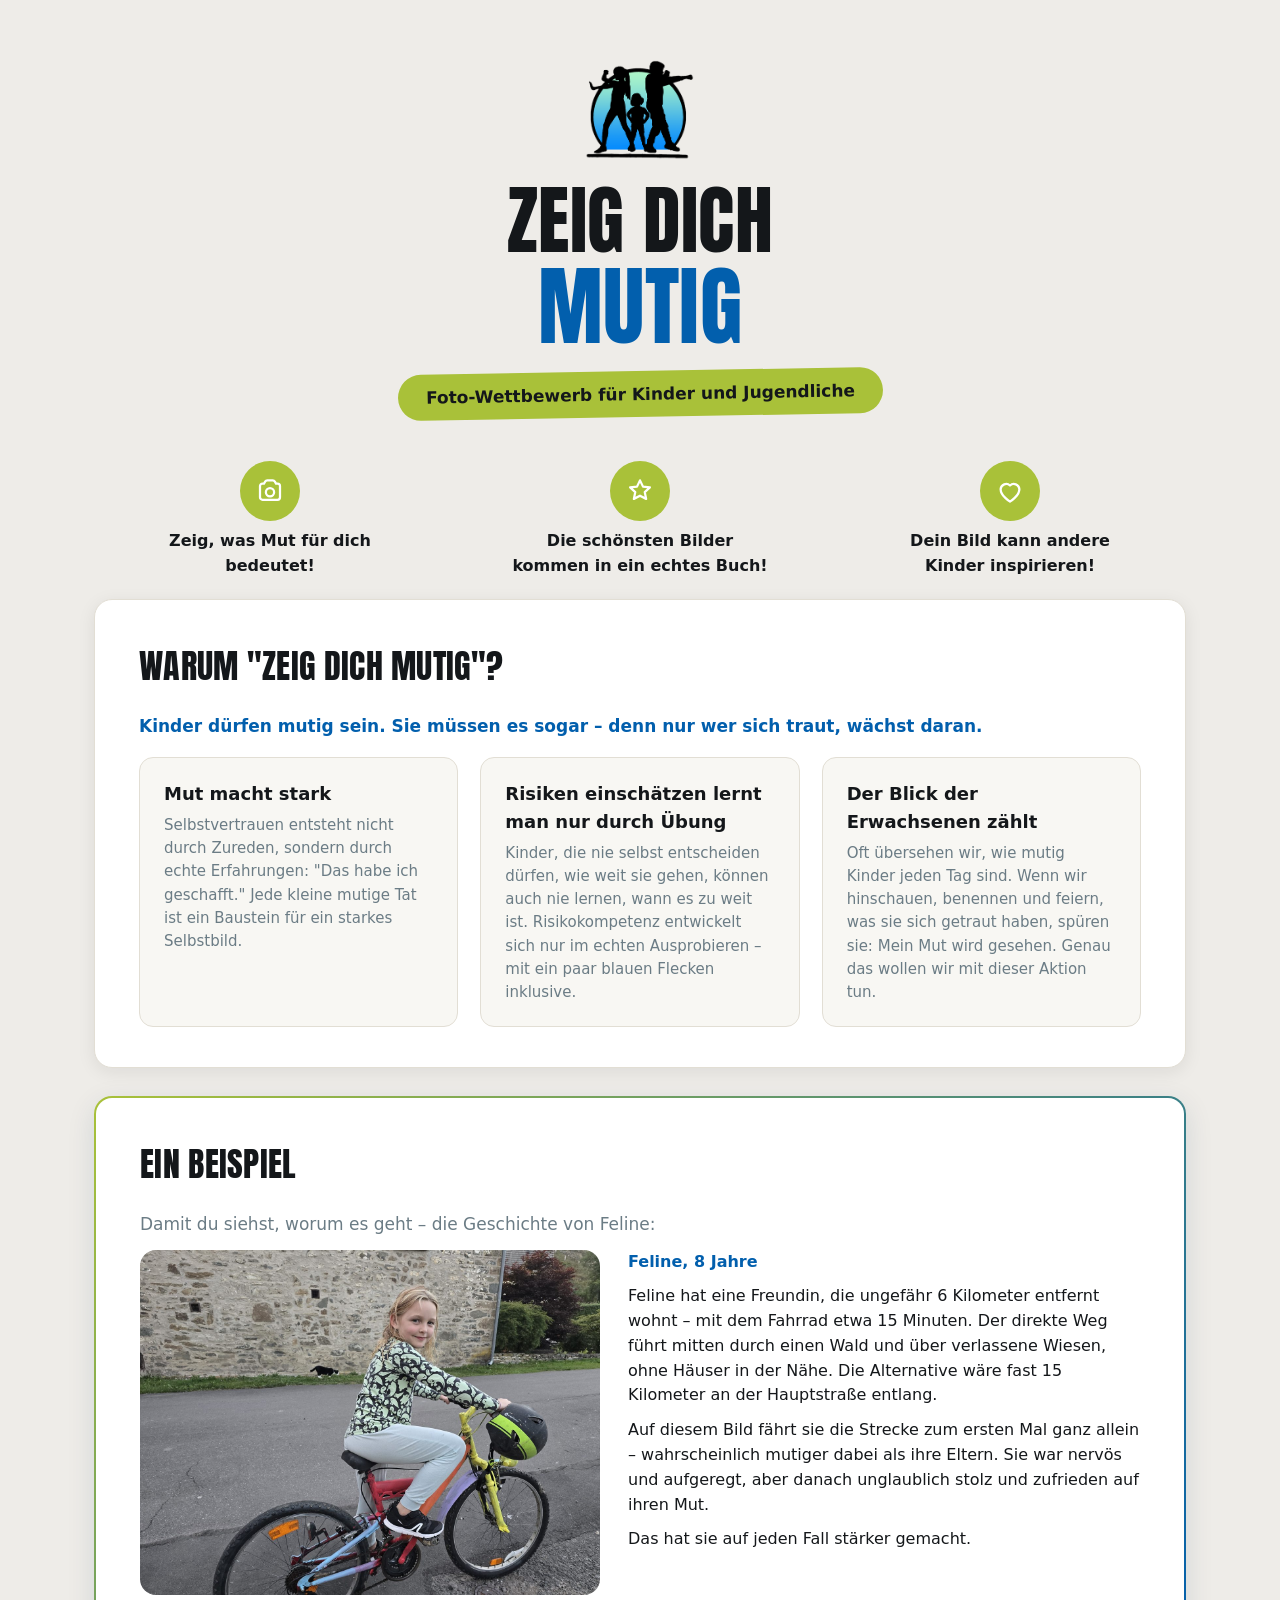
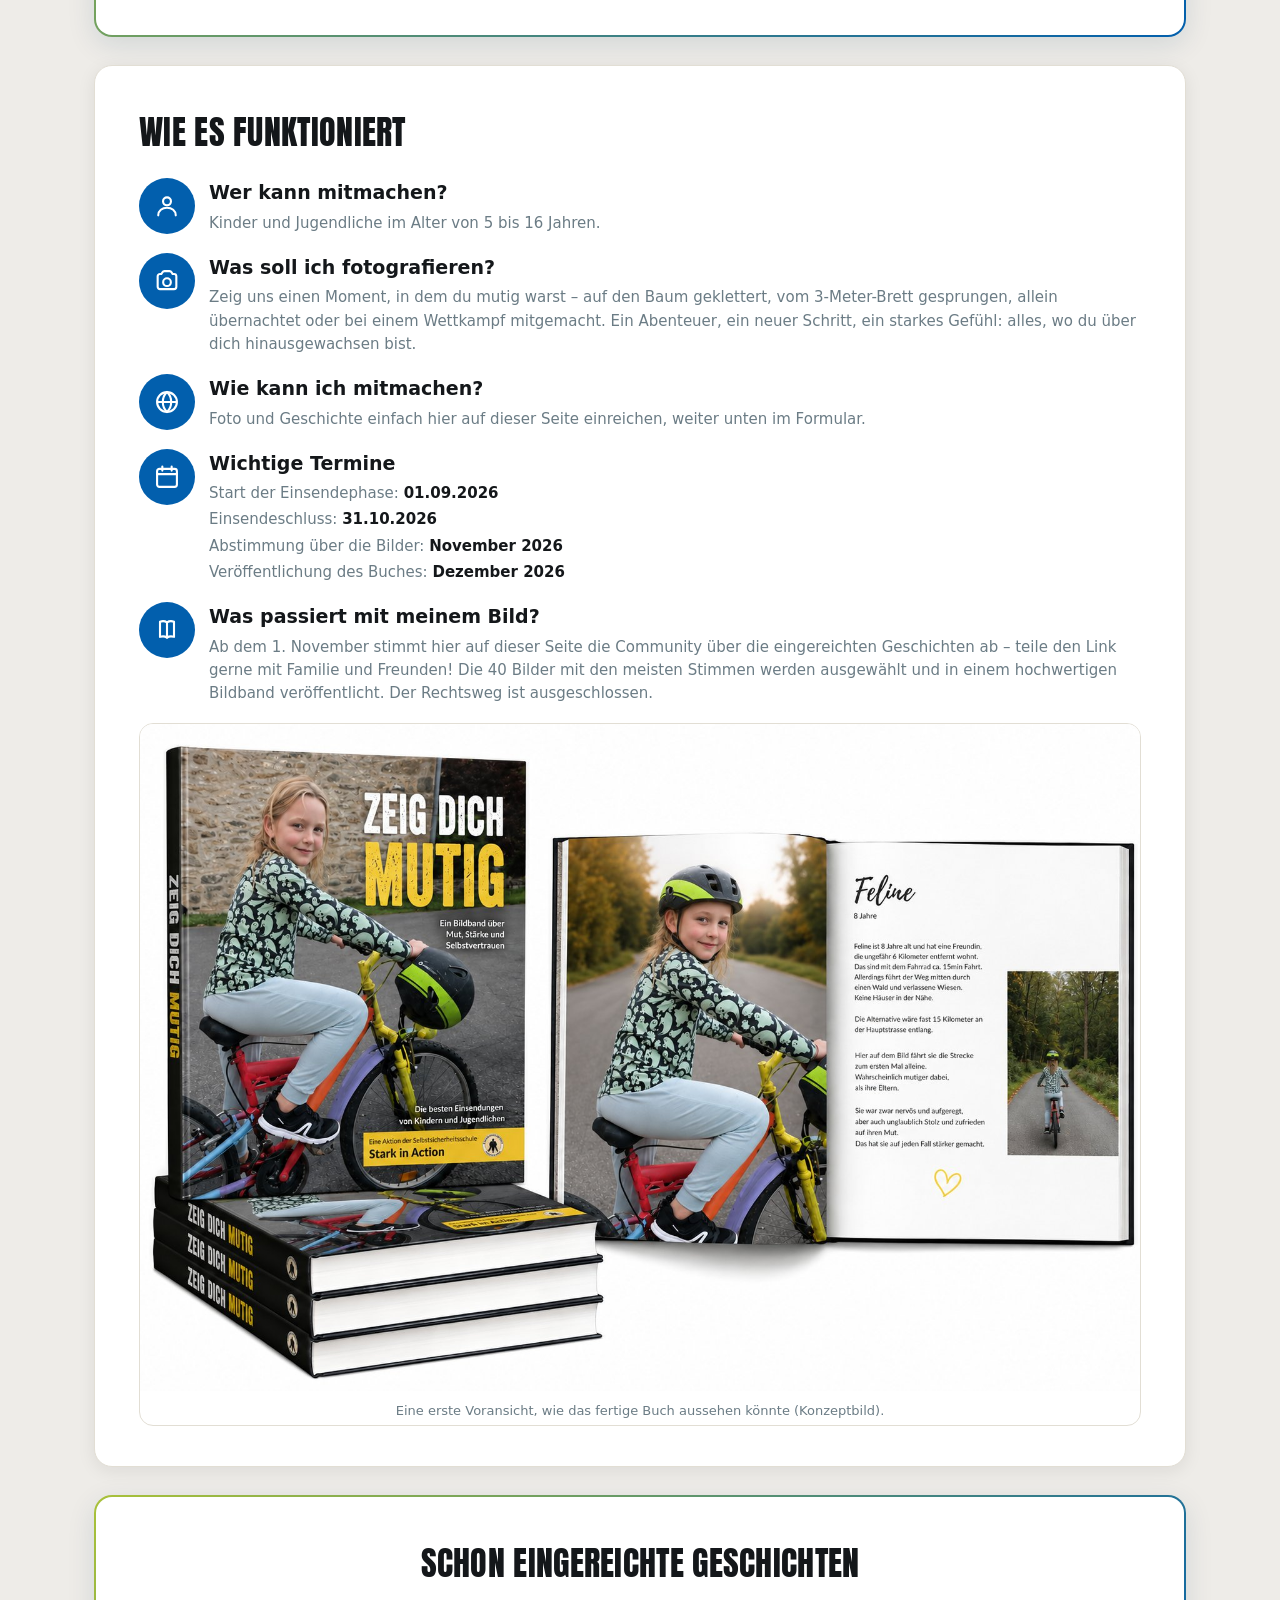
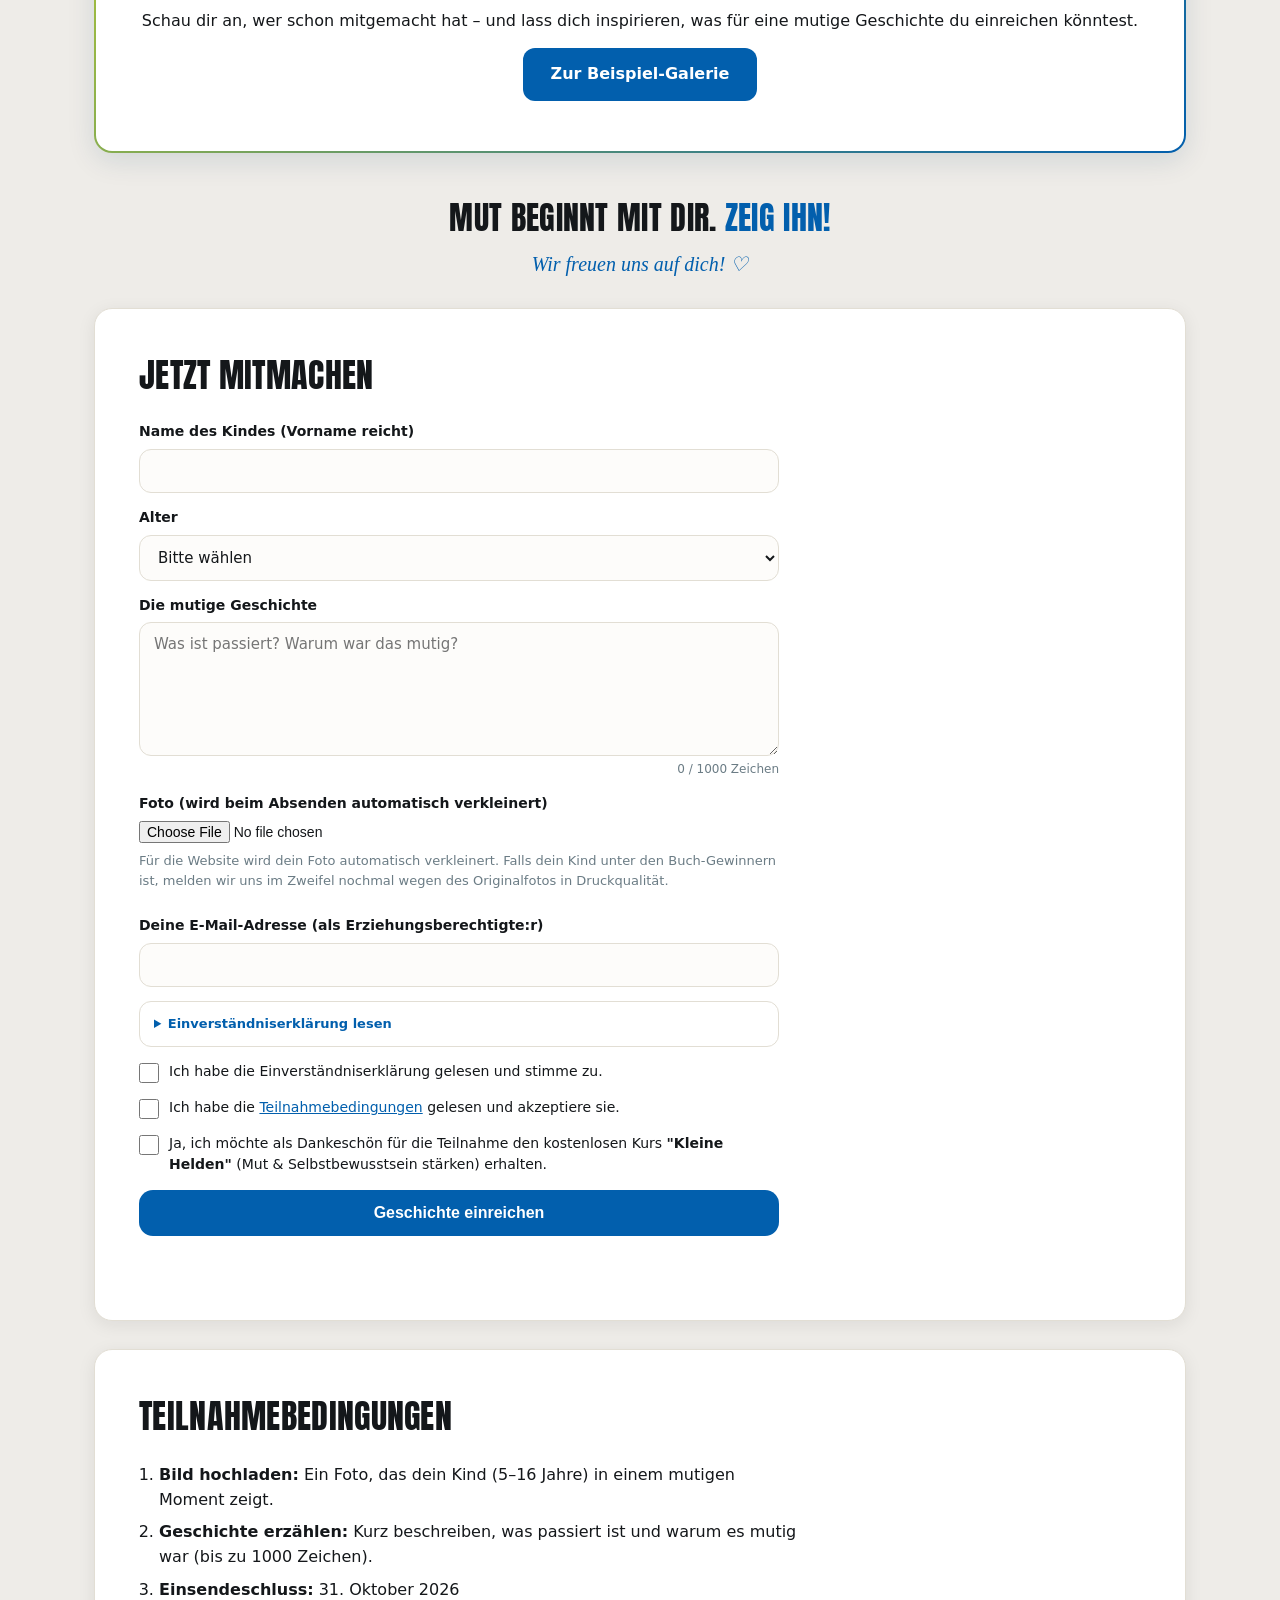
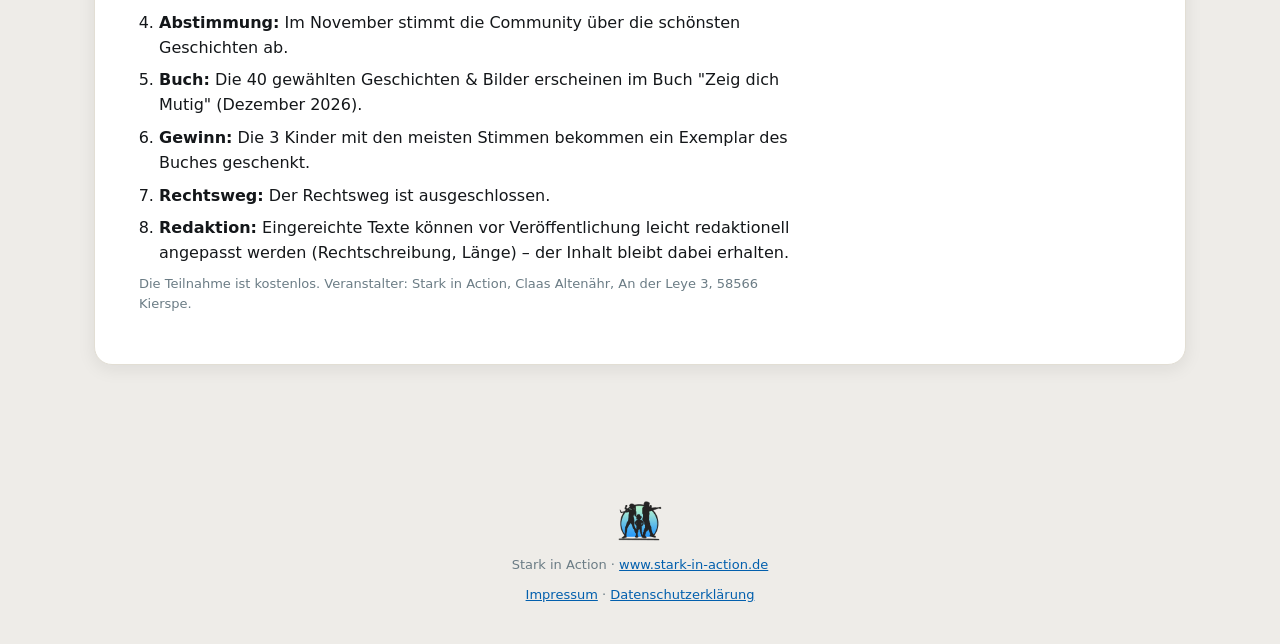
<file: index.html>
<!DOCTYPE html>
<html lang="de">
<head>
<meta charset="UTF-8">
<meta name="viewport" content="width=device-width, initial-scale=1.0">
<title>Zeig dich Mutig – Stark in Action</title>
<link rel="icon" href="favicon.ico" sizes="any">
<link rel="icon" type="image/png" sizes="32x32" href="favicon-32.png">
<link rel="icon" type="image/png" sizes="16x16" href="favicon-16.png">
<link rel="apple-touch-icon" href="favicon-180.png">
<link rel="stylesheet" href="style.css">
</head>
<body>

<header class="hero">
  <img src="logo.png" alt="Stark in Action Logo" class="hero-logo">
  <h1 class="hero-title"><span class="ink">Zeig dich</span> <span class="accent">Mutig</span></h1>
  <p class="hero-banner">Foto-Wettbewerb für Kinder und Jugendliche</p>
</header>

<main>

  <section class="feature-strip">
    <div class="feature">
      <div class="badge badge-olive">
        <svg viewBox="0 0 24 24" fill="none" stroke="currentColor" stroke-width="1.8"><path d="M4 8a2 2 0 0 1 2-2h1.2l.9-1.5A2 2 0 0 1 9.8 3.5h4.4a2 2 0 0 1 1.7 1L16.8 6H18a2 2 0 0 1 2 2v9a2 2 0 0 1-2 2H6a2 2 0 0 1-2-2V8Z"/><circle cx="12" cy="13" r="3.3"/></svg>
      </div>
      <p>Zeig, was Mut für dich bedeutet!</p>
    </div>
    <div class="feature">
      <div class="badge badge-olive">
        <svg viewBox="0 0 24 24" fill="none" stroke="currentColor" stroke-width="1.8"><path d="M12 3.5l2.4 5 5.5.6-4.1 3.8 1.1 5.4L12 15.8l-4.9 2.5 1.1-5.4-4.1-3.8 5.5-.6L12 3.5Z" stroke-linejoin="round"/></svg>
      </div>
      <p>Die schönsten Bilder kommen in ein echtes Buch!</p>
    </div>
    <div class="feature">
      <div class="badge badge-olive">
        <svg viewBox="0 0 24 24" fill="none" stroke="currentColor" stroke-width="1.8"><path d="M12 20.5s-7.5-4.6-7.5-10A4.5 4.5 0 0 1 12 7.6a4.5 4.5 0 0 1 7.5 2.9c0 5.4-7.5 10-7.5 10Z" stroke-linejoin="round"/></svg>
      </div>
      <p>Dein Bild kann andere Kinder inspirieren!</p>
    </div>
  </section>

  <section class="card why">
    <h2>Warum "Zeig dich Mutig"?</h2>
    <p class="lead">Kinder dürfen mutig sein. Sie müssen es sogar – denn nur wer sich traut, wächst daran.</p>
    <div class="why-grid">
      <div class="why-item">
        <h3>Mut macht stark</h3>
        <p>Selbstvertrauen entsteht nicht durch Zureden, sondern durch echte Erfahrungen: "Das habe ich geschafft." Jede kleine mutige Tat ist ein Baustein für ein starkes Selbstbild.</p>
      </div>
      <div class="why-item">
        <h3>Risiken einschätzen lernt man nur durch Übung</h3>
        <p>Kinder, die nie selbst entscheiden dürfen, wie weit sie gehen, können auch nie lernen, wann es zu weit ist. Risikokompetenz entwickelt sich nur im echten Ausprobieren – mit ein paar blauen Flecken inklusive.</p>
      </div>
      <div class="why-item">
        <h3>Der Blick der Erwachsenen zählt</h3>
        <p>Oft übersehen wir, wie mutig Kinder jeden Tag sind. Wenn wir hinschauen, benennen und feiern, was sie sich getraut haben, spüren sie: Mein Mut wird gesehen. Genau das wollen wir mit dieser Aktion tun.</p>
      </div>
    </div>
  </section>

  <section class="card example featured">
    <h2>Ein Beispiel</h2>
    <p class="muted">Damit du siehst, worum es geht – die Geschichte von Feline:</p>
    <div class="example-card">
      <div class="example-photo">
        <img src="beispiel-feline.jpg" alt="Feline auf ihrem Fahrrad">
      </div>
      <div class="example-text">
        <p class="example-name">Feline, 8 Jahre</p>
        <p>Feline hat eine Freundin, die ungefähr 6 Kilometer entfernt wohnt – mit dem Fahrrad etwa 15 Minuten. Der direkte Weg führt mitten durch einen Wald und über verlassene Wiesen, ohne Häuser in der Nähe. Die Alternative wäre fast 15 Kilometer an der Hauptstraße entlang.</p>
        <p>Auf diesem Bild fährt sie die Strecke zum ersten Mal ganz allein – wahrscheinlich mutiger dabei als ihre Eltern. Sie war nervös und aufgeregt, aber danach unglaublich stolz und zufrieden auf ihren Mut.</p>
        <p>Das hat sie auf jeden Fall stärker gemacht.</p>
      </div>
    </div>
  </section>

  <section class="card intro">
    <h2>Wie es funktioniert</h2>

    <div class="icon-list">
      <div class="icon-list-item">
        <div class="badge badge-blue">
          <svg viewBox="0 0 24 24" fill="none" stroke="currentColor" stroke-width="1.8"><circle cx="12" cy="8" r="3.4"/><path d="M4.5 20c0-4 3.4-6.5 7.5-6.5s7.5 2.5 7.5 6.5" stroke-linecap="round"/></svg>
        </div>
        <div>
          <h3>Wer kann mitmachen?</h3>
          <p>Kinder und Jugendliche im Alter von 5 bis 16 Jahren.</p>
        </div>
      </div>

      <div class="icon-list-item">
        <div class="badge badge-blue">
          <svg viewBox="0 0 24 24" fill="none" stroke="currentColor" stroke-width="1.8"><path d="M4 8a2 2 0 0 1 2-2h1.2l.9-1.5A2 2 0 0 1 9.8 3.5h4.4a2 2 0 0 1 1.7 1L16.8 6H18a2 2 0 0 1 2 2v9a2 2 0 0 1-2 2H6a2 2 0 0 1-2-2V8Z"/><circle cx="12" cy="13" r="3.3"/></svg>
        </div>
        <div>
          <h3>Was soll ich fotografieren?</h3>
          <p>Zeig uns einen Moment, in dem du mutig warst – auf den Baum geklettert, vom 3-Meter-Brett gesprungen, allein übernachtet oder bei einem Wettkampf mitgemacht. Ein Abenteuer, ein neuer Schritt, ein starkes Gefühl: alles, wo du über dich hinausgewachsen bist.</p>
        </div>
      </div>

      <div class="icon-list-item">
        <div class="badge badge-blue">
          <svg viewBox="0 0 24 24" fill="none" stroke="currentColor" stroke-width="1.8"><circle cx="12" cy="12" r="8.5"/><path d="M3.5 12h17M12 3.5c2.4 2.3 3.6 5.4 3.6 8.5s-1.2 6.2-3.6 8.5c-2.4-2.3-3.6-5.4-3.6-8.5s1.2-6.2 3.6-8.5Z"/></svg>
        </div>
        <div>
          <h3>Wie kann ich mitmachen?</h3>
          <p>Foto und Geschichte einfach hier auf dieser Seite einreichen, weiter unten im Formular.</p>
        </div>
      </div>

      <div class="icon-list-item">
        <div class="badge badge-blue">
          <svg viewBox="0 0 24 24" fill="none" stroke="currentColor" stroke-width="1.8"><rect x="3.5" y="5" width="17" height="15.5" rx="2"/><path d="M3.5 9.5h17M8 3v3.5M16 3v3.5" stroke-linecap="round"/></svg>
        </div>
        <div>
          <h3>Wichtige Termine</h3>
          <ul class="term-list">
            <li>Start der Einsendephase: <strong>01.09.2026</strong></li>
            <li>Einsendeschluss: <strong>31.10.2026</strong></li>
            <li>Abstimmung über die Bilder: <strong>November 2026</strong></li>
            <li>Veröffentlichung des Buches: <strong>Dezember 2026</strong></li>
          </ul>
        </div>
      </div>

      <div class="icon-list-item">
        <div class="badge badge-blue">
          <svg viewBox="0 0 24 24" fill="none" stroke="currentColor" stroke-width="1.8"><path d="M12 5.5c-1.6-1.1-4-1.3-6-.6v13c2-.7 4.4-.5 6 .6 1.6-1.1 4-1.3 6-.6v-13c-2-.7-4.4-.5-6 .6Z" stroke-linejoin="round"/><path d="M12 5.5v13" stroke-linecap="round"/></svg>
        </div>
        <div>
          <h3>Was passiert mit meinem Bild?</h3>
          <p>Ab dem 1. November stimmt hier auf dieser Seite die Community über die eingereichten Geschichten ab – teile den Link gerne mit Familie und Freunden! Die 40 Bilder mit den meisten Stimmen werden ausgewählt und in einem hochwertigen Bildband veröffentlicht. Der Rechtsweg ist ausgeschlossen.</p>
        </div>
      </div>
    </div>

    <div class="book-mockup">
      <img src="buchmockup.jpg" alt="Konzept-Voransicht des Buches 'Zeig dich Mutig'">
      <p class="muted book-caption">Eine erste Voransicht, wie das fertige Buch aussehen könnte (Konzeptbild).</p>
    </div>
  </section>

  <section class="card featured" style="text-align:center;">
    <h2>Schon eingereichte Geschichten</h2>
    <p>Schau dir an, wer schon mitgemacht hat – und lass dich inspirieren, was für eine mutige Geschichte du einreichen könntest.</p>
    <a href="galerie.html" class="freebie-btn" style="display:inline-block; background: var(--navy); font-size:16px; padding:14px 28px;">Zur Beispiel-Galerie</a>
  </section>

  <section class="cta-banner">
    <p class="cta-line"><span class="ink">Mut beginnt mit dir.</span> <span class="accent">Zeig ihn!</span></p>
    <p class="cta-script">Wir freuen uns auf dich! ♡</p>
  </section>

  <section class="card" id="form-section">
    <h2>Jetzt mitmachen</h2>
    <form id="submission-form" novalidate>

      <label for="child_name">Name des Kindes (Vorname reicht)</label>
      <input type="text" id="child_name" name="child_name" required maxlength="80">

      <label for="child_age">Alter</label>
      <select id="child_age" name="child_age" required>
        <option value="" disabled selected>Bitte wählen</option>
        <!-- 5 bis 16 -->
      </select>

      <label for="story">Die mutige Geschichte</label>
      <textarea id="story" name="story" required maxlength="1000" rows="6" placeholder="Was ist passiert? Warum war das mutig?"></textarea>
      <div class="char-counter"><span id="story-count">0</span> / 1000 Zeichen</div>

      <label for="photo">Foto (wird beim Absenden automatisch verkleinert)</label>
      <input type="file" id="photo" name="photo" accept="image/*" required>
      <div id="photo-preview" class="photo-preview hidden"><img id="photo-preview-img" alt="Vorschau"></div>
      <p class="muted photo-note">Für die Website wird dein Foto automatisch verkleinert. Falls dein Kind unter den Buch-Gewinnern ist, melden wir uns im Zweifel nochmal wegen des Originalfotos in Druckqualität.</p>

      <label for="parent_email">Deine E-Mail-Adresse (als Erziehungsberechtigte:r)</label>
      <input type="email" id="parent_email" name="parent_email" required maxlength="200">

      <!-- Honeypot gegen Spam-Bots: für Menschen unsichtbar, echte Nutzer lassen es leer -->
      <div class="hp-field" aria-hidden="true">
        <label for="website">Website</label>
        <input type="text" id="website" name="website" tabindex="-1" autocomplete="off">
      </div>

      <details class="consent-details">
        <summary>Einverständniserklärung lesen</summary>
        <p>Mit dem Hochladen eines Bildes und einer Geschichte meines Kindes erkläre ich als Erziehungsberechtigte(r):</p>
        <ul>
          <li>Ich bin damit einverstanden, dass das eingereichte Bild sowie die Geschichte im Rahmen der Aktion "Zeig dich Mutig" von Stark in Action auf dieser Website veröffentlicht werden – nach kurzer Sichtung durch Stark in Action bereits während der Einsendephase in einer öffentlichen Galerie (ohne Kontaktdaten), ab November zusätzlich zur Abstimmung gestellt, und bei Auswahl unter den Top 40 im Buch "Zeig dich Mutig" abgedruckt.</li>
          <li>Ich bestätige, dass ich die/der Erziehungsberechtigte des abgebildeten Kindes bin bzw. deren/dessen Einverständnis vorliegt.</li>
          <li>Mir ist bekannt, dass die Teilnahme freiwillig ist und ich diese Einwilligung jederzeit mit Wirkung für die Zukunft per E-Mail an claas.altenhr@freenet.de widerrufen kann.</li>
        </ul>
      </details>

      <label class="checkbox-label">
        <input type="checkbox" id="consent" name="consent" required>
        <span>Ich habe die Einverständniserklärung gelesen und stimme zu.</span>
      </label>

      <label class="checkbox-label">
        <input type="checkbox" id="rules" name="rules" required>
        <span>Ich habe die <a href="#rules-section">Teilnahmebedingungen</a> gelesen und akzeptiere sie.</span>
      </label>

      <label class="checkbox-label">
        <input type="checkbox" id="wants_freebie" name="wants_freebie">
        <span>Ja, ich möchte als Dankeschön für die Teilnahme den kostenlosen Kurs <strong>"Kleine Helden"</strong> (Mut &amp; Selbstbewusstsein stärken) erhalten.</span>
      </label>

      <button type="submit" id="submit-btn">Geschichte einreichen</button>
      <p id="form-status" class="form-status" role="status"></p>

      <div id="freebie-reveal" class="freebie-reveal hidden">
        <p><strong>Als Dankeschön für deine Teilnahme:</strong></p>
        <a href="https://stark-in-action.thrivecart.com/kleine-helden/" target="_blank" rel="noopener" class="freebie-btn">Kostenlosen Kurs "Kleine Helden" sichern</a>
      </div>

      <div id="next-steps" class="next-steps hidden">
        <p><strong>So geht's weiter</strong></p>
        <ul>
          <li>Einsendeschluss ist der 31. Oktober 2026.</li>
          <li>Ab dem 1. November kann hier auf der Seite jeder abstimmen.</li>
          <li>Teile den Link gern mit Familie und Freunden, damit möglichst viele mitmachen und abstimmen können.</li>
        </ul>
        <button type="button" id="share-btn" class="share-btn">Seite teilen</button>
        <p id="share-feedback" class="muted"></p>
      </div>
    </form>
  </section>

  <section class="card" id="rules-section">
    <h2>Teilnahmebedingungen</h2>
    <ol>
      <li><strong>Bild hochladen:</strong> Ein Foto, das dein Kind (5–16 Jahre) in einem mutigen Moment zeigt.</li>
      <li><strong>Geschichte erzählen:</strong> Kurz beschreiben, was passiert ist und warum es mutig war (bis zu 1000 Zeichen).</li>
      <li><strong>Einsendeschluss:</strong> 31. Oktober 2026</li>
      <li><strong>Abstimmung:</strong> Im November stimmt die Community über die schönsten Geschichten ab.</li>
      <li><strong>Buch:</strong> Die 40 gewählten Geschichten & Bilder erscheinen im Buch "Zeig dich Mutig" (Dezember 2026).</li>
      <li><strong>Gewinn:</strong> Die 3 Kinder mit den meisten Stimmen bekommen ein Exemplar des Buches geschenkt.</li>
      <li><strong>Rechtsweg:</strong> Der Rechtsweg ist ausgeschlossen.</li>
      <li><strong>Redaktion:</strong> Eingereichte Texte können vor Veröffentlichung leicht redaktionell angepasst werden (Rechtschreibung, Länge) – der Inhalt bleibt dabei erhalten.</li>
    </ol>
    <p class="muted">Die Teilnahme ist kostenlos. Veranstalter: Stark in Action, Claas Altenähr, An der Leye 3, 58566 Kierspe.</p>
  </section>

</main>

<footer>
  <img src="logo.png" alt="Stark in Action Logo" class="footer-logo">
  <p>Stark in Action · <a href="https://www.stark-in-action.de">www.stark-in-action.de</a></p>
  <p><a href="impressum.html">Impressum</a> · <a href="datenschutz.html">Datenschutzerklärung</a></p>
</footer>

<script src="vendor/supabase-js-2.45.4.js"></script>
<script type="module" src="app.js"></script>
</body>
</html>
</file>
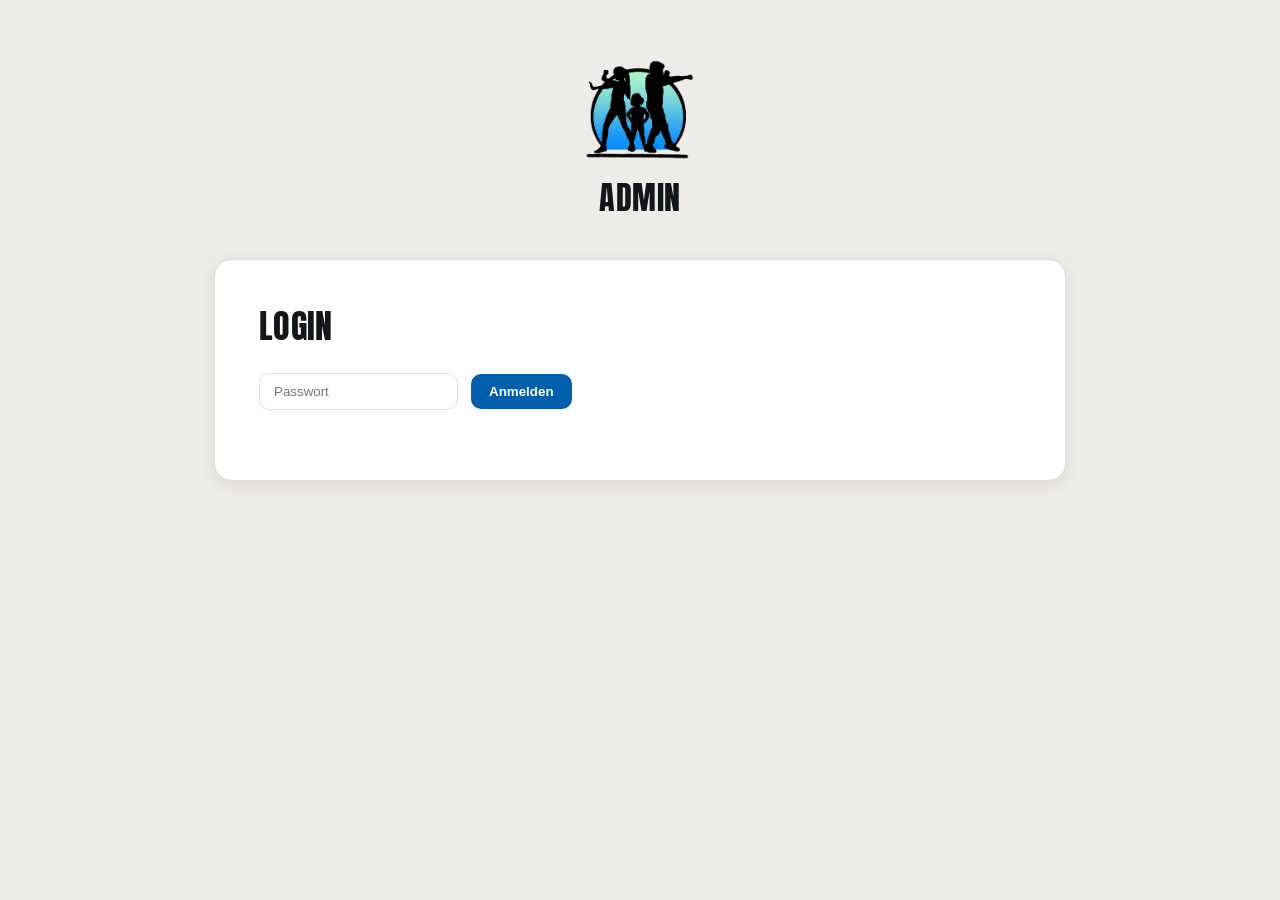
<file: admin.html>
<!DOCTYPE html>
<html lang="de">
<head>
<meta charset="UTF-8">
<meta name="viewport" content="width=device-width, initial-scale=1.0">
<meta name="robots" content="noindex, nofollow">
<title>Admin – Zeig dich Mutig</title>
<link rel="icon" href="favicon.ico" sizes="any">
<link rel="stylesheet" href="style.css">
<style>
  .admin-wrap { max-width: 900px; }
  .admin-toolbar { display: flex; gap: 10px; align-items: center; margin-bottom: 16px; flex-wrap: wrap; }
  .admin-toolbar select { padding: 8px 12px; border-radius: 10px; border: 1.5px solid var(--card-border); }
  .admin-row { display: flex; gap: 14px; padding: 14px 0; border-bottom: 1px solid var(--card-border); }
  .admin-row:last-child { border-bottom: none; }
  .admin-thumb { width: 90px; height: 90px; object-fit: cover; border-radius: 10px; flex-shrink: 0; background: var(--bg); }
  .admin-info { flex: 1; min-width: 0; }
  .admin-info .name { font-weight: 700; color: var(--navy); }
  .admin-info .meta { font-size: 12px; color: var(--muted); margin-bottom: 4px; }
  .admin-info .story { font-size: 13px; margin-bottom: 6px; white-space: pre-wrap; }
  .admin-badge { display: inline-block; font-size: 11px; font-weight: 700; padding: 2px 8px; border-radius: 999px; margin-left: 6px; }
  .admin-badge.pending { background: #fff3cd; color: #8a6500; }
  .admin-badge.approved { background: #d9f2e3; color: var(--olive-dark); }
  .admin-badge.rejected { background: #fbdede; color: #a11; }
  .admin-actions { display: flex; gap: 6px; flex-wrap: wrap; }
  .admin-actions button {
    border: none; border-radius: 8px; padding: 6px 12px; font-size: 12px; font-weight: 700; cursor: pointer;
  }
  .btn-approve { background: var(--olive); color: #fff; }
  .btn-reject { background: #d1332a; color: #fff; }
  .btn-pending { background: var(--muted); color: #fff; }
  .btn-delete { background: transparent; color: #d1332a; border: 1.5px solid #d1332a !important; }
  #login-box input { padding: 10px 14px; border-radius: 10px; border: 1.5px solid var(--card-border); margin-right: 8px; }
  #login-box button { background: var(--navy); color: #fff; border: none; border-radius: 10px; padding: 10px 18px; font-weight: 700; cursor: pointer; }
</style>
</head>
<body>

<header class="hero">
  <img src="logo.png" alt="Stark in Action Logo" class="hero-logo">
  <h1 class="hero-title" style="font-size:32px;">Admin</h1>
</header>

<main class="admin-wrap">

  <section class="card" id="login-box">
    <h2>Login</h2>
    <input type="password" id="password-input" placeholder="Passwort">
    <button id="login-btn" type="button">Anmelden</button>
    <p id="login-error" class="form-status error"></p>
  </section>

  <section class="card hidden" id="admin-panel">
    <h2>Einreichungen</h2>
    <div class="admin-toolbar">
      <label for="filter-select" class="muted">Filter:</label>
      <select id="filter-select">
        <option value="all">Alle</option>
        <option value="pending" selected>Nur offene (pending)</option>
        <option value="approved">Nur freigegeben</option>
        <option value="rejected">Nur abgelehnt</option>
      </select>
      <button id="refresh-btn" type="button" class="freebie-btn" style="background:var(--navy); padding:8px 16px; font-size:13px;">Aktualisieren</button>
      <span id="count-label" class="muted"></span>
    </div>
    <div id="rows"></div>
  </section>

</main>

<script>
const loginBox = document.getElementById('login-box');
const adminPanel = document.getElementById('admin-panel');
const passwordInput = document.getElementById('password-input');
const loginBtn = document.getElementById('login-btn');
const loginError = document.getElementById('login-error');
const rowsEl = document.getElementById('rows');
const filterSelect = document.getElementById('filter-select');
const refreshBtn = document.getElementById('refresh-btn');
const countLabel = document.getElementById('count-label');

let password = sessionStorage.getItem('zdm_admin_pw') || '';
let allData = [];

async function callAdmin(action, extra) {
  const res = await fetch('/.netlify/functions/admin', {
    method: 'POST',
    headers: { 'Content-Type': 'application/json' },
    body: JSON.stringify({ password, action, ...extra })
  });
  if (res.status === 401) throw new Error('unauthorized');
  if (!res.ok) throw new Error('Serverfehler (' + res.status + ')');
  return res.json();
}

function escapeHtml(str) {
  const div = document.createElement('div');
  div.textContent = str == null ? '' : str;
  return div.innerHTML;
}

function render() {
  const filter = filterSelect.value;
  const filtered = filter === 'all' ? allData : allData.filter(r => r.status === filter);
  countLabel.textContent = `${filtered.length} Einträge`;
  rowsEl.innerHTML = filtered.map(row => `
    <div class="admin-row" data-id="${row.id}">
      <img class="admin-thumb" src="${escapeHtml(row.image_path)}" alt="">
      <div class="admin-info">
        <div class="name">${escapeHtml(row.child_name)}, ${row.child_age} Jahre
          <span class="admin-badge ${row.status}">${row.status}</span>
          ${row.wants_freebie ? '<span class="admin-badge approved">Freebie gewünscht</span>' : ''}
        </div>
        <div class="meta">${new Date(row.created_at).toLocaleString('de-DE')} · ${escapeHtml(row.parent_email)}</div>
        <div class="story">${escapeHtml(row.story)}</div>
        <div class="admin-actions">
          <button class="btn-approve" data-action="approved">Freigeben</button>
          <button class="btn-pending" data-action="pending">Zurück auf offen</button>
          <button class="btn-reject" data-action="rejected">Ablehnen</button>
          <button class="btn-delete" data-action="delete">Löschen</button>
        </div>
      </div>
    </div>
  `).join('') || '<p class="muted">Keine Einträge in diesem Filter.</p>';
}

rowsEl.addEventListener('click', async (e) => {
  const btn = e.target.closest('button[data-action]');
  if (!btn) return;
  const row = btn.closest('.admin-row');
  const id = row.dataset.id;
  const action = btn.dataset.action;
  btn.disabled = true;
  try {
    if (action === 'delete') {
      if (!confirm('Diesen Eintrag wirklich endgültig löschen?')) { btn.disabled = false; return; }
      await callAdmin('delete', { id });
      allData = allData.filter(r => r.id !== id);
    } else {
      await callAdmin('set_status', { id, status: action });
      const entry = allData.find(r => r.id === id);
      if (entry) entry.status = action;
    }
    render();
  } catch (err) {
    alert('Fehler: ' + err.message);
    btn.disabled = false;
  }
});

filterSelect.addEventListener('change', render);
refreshBtn.addEventListener('click', loadData);

async function loadData() {
  rowsEl.innerHTML = '<p class="muted">Lädt …</p>';
  try {
    allData = await callAdmin('list');
    render();
  } catch (err) {
    if (err.message === 'unauthorized') {
      showLogin('Sitzung abgelaufen, bitte erneut anmelden.');
    } else {
      rowsEl.innerHTML = '<p class="form-status error">Fehler beim Laden: ' + escapeHtml(err.message) + '</p>';
    }
  }
}

function showLogin(errorMsg) {
  sessionStorage.removeItem('zdm_admin_pw');
  adminPanel.classList.add('hidden');
  loginBox.classList.remove('hidden');
  loginError.textContent = errorMsg || '';
}

loginBtn.addEventListener('click', async () => {
  password = passwordInput.value;
  loginError.textContent = '';
  try {
    allData = await callAdmin('list');
    sessionStorage.setItem('zdm_admin_pw', password);
    loginBox.classList.add('hidden');
    adminPanel.classList.remove('hidden');
    render();
  } catch (err) {
    loginError.textContent = err.message === 'unauthorized' ? 'Falsches Passwort.' : 'Fehler: ' + err.message;
  }
});
passwordInput.addEventListener('keydown', (e) => { if (e.key === 'Enter') loginBtn.click(); });

// Automatisch einloggen, falls Passwort schon in dieser Browser-Sitzung gespeichert ist
if (password) {
  loginBox.classList.add('hidden');
  adminPanel.classList.remove('hidden');
  loadData();
}
</script>

</body>
</html>
</file>
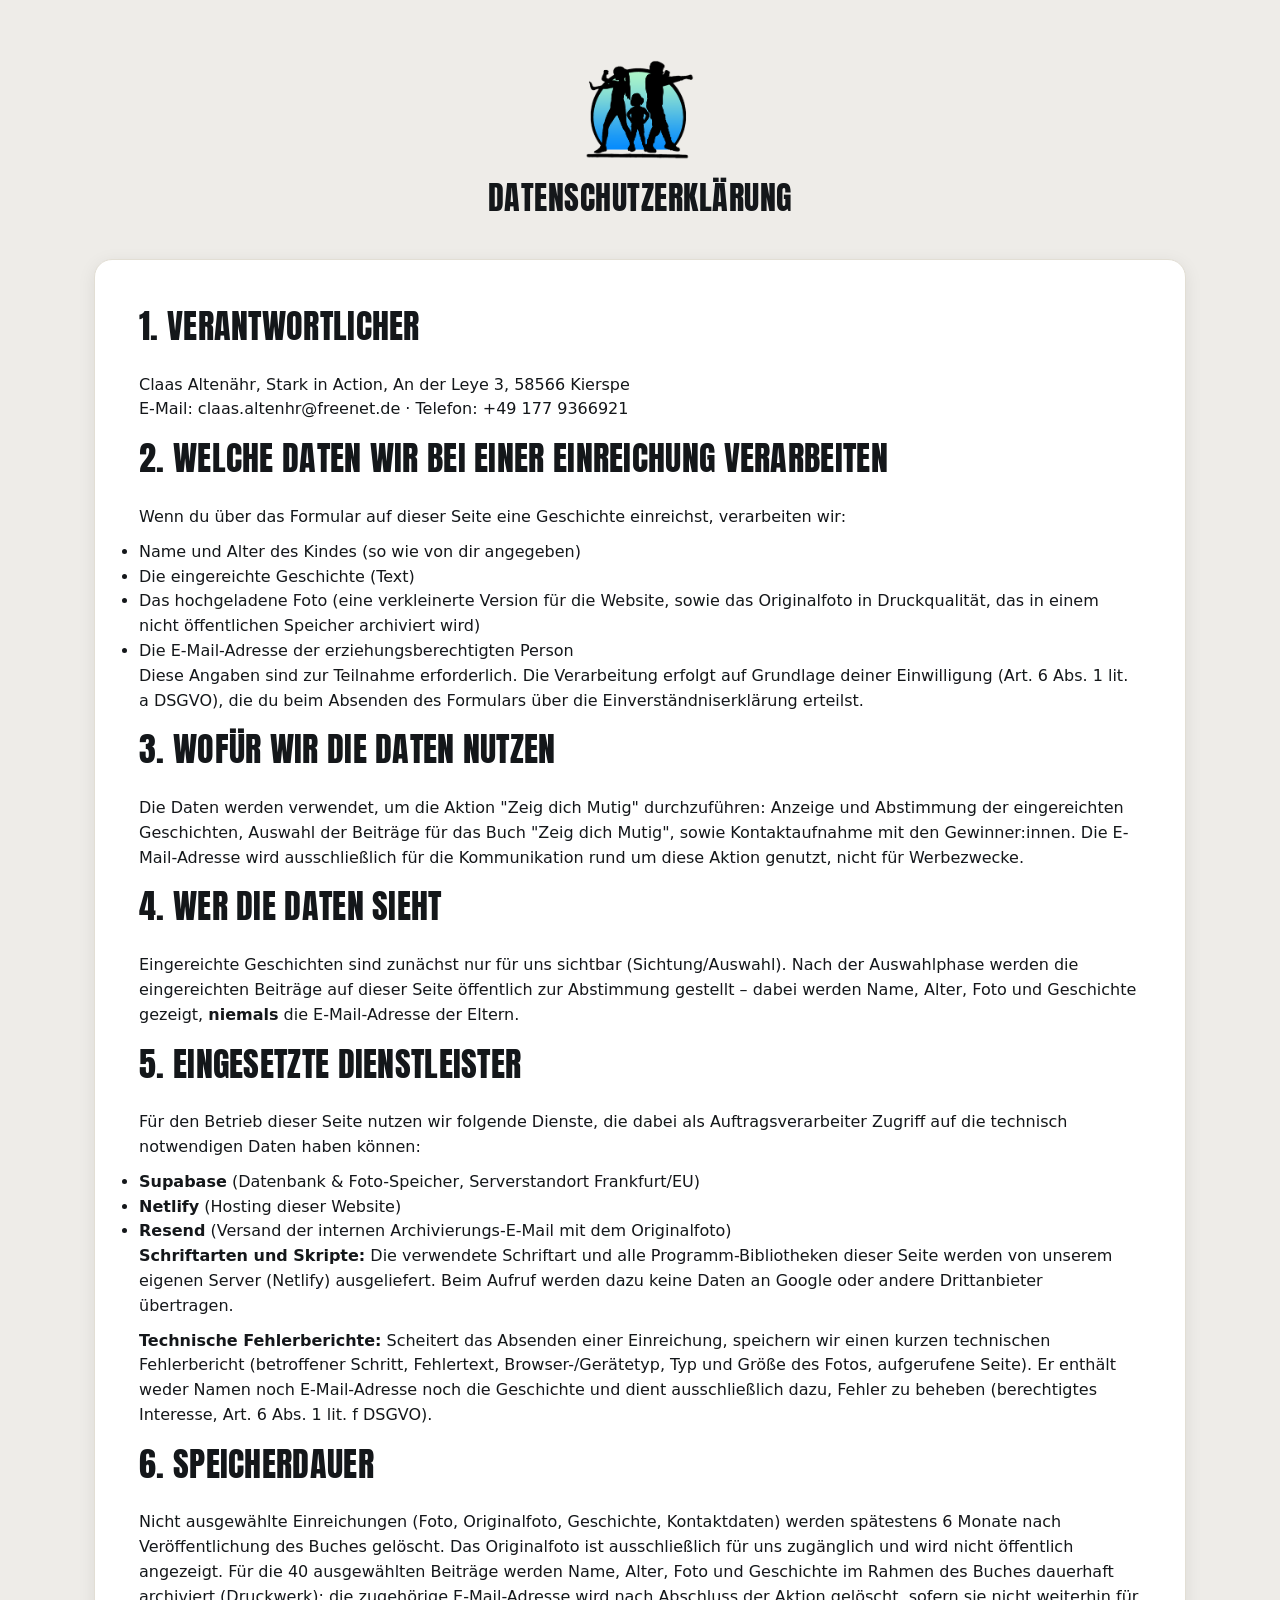
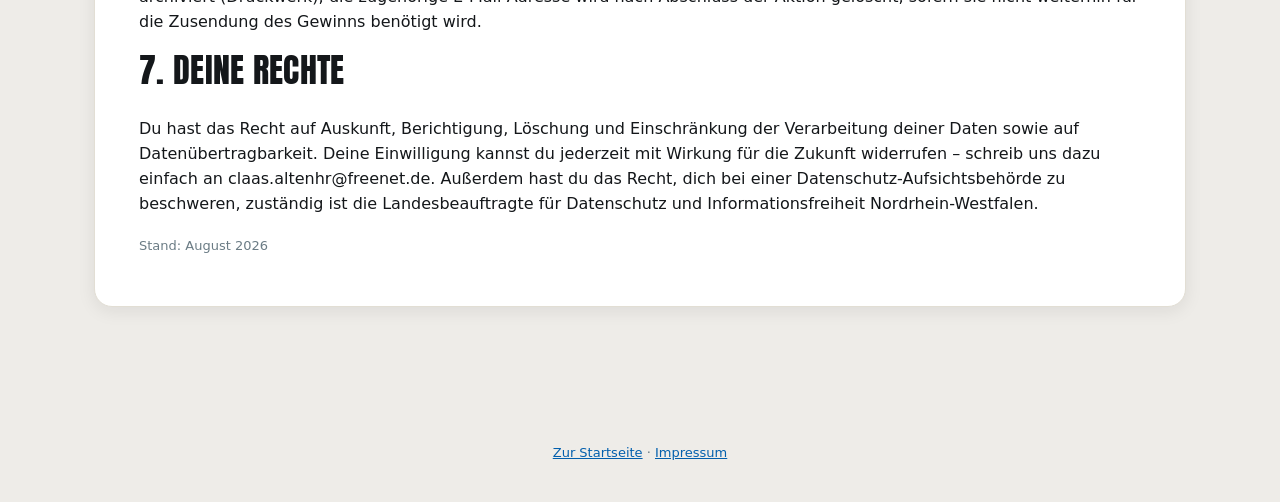
<file: datenschutz.html>
<!DOCTYPE html>
<html lang="de">
<head>
<meta charset="UTF-8">
<meta name="viewport" content="width=device-width, initial-scale=1.0">
<title>Datenschutzerklärung – Zeig dich Mutig</title>
<link rel="icon" href="favicon.ico" sizes="any">
<link rel="stylesheet" href="style.css">
</head>
<body>

<header class="hero legal-hero">
  <img src="logo.png" alt="Stark in Action Logo" class="hero-logo">
  <h1 class="hero-title">Datenschutzerklärung</h1>
</header>

<main>
  <section class="card">
    <h2>1. Verantwortlicher</h2>
    <p>Claas Altenähr, Stark in Action, An der Leye 3, 58566 Kierspe<br>
    E-Mail: claas.altenhr@freenet.de · Telefon: +49 177 9366921</p>

    <h2>2. Welche Daten wir bei einer Einreichung verarbeiten</h2>
    <p>Wenn du über das Formular auf dieser Seite eine Geschichte einreichst, verarbeiten wir:</p>
    <ul>
      <li>Name und Alter des Kindes (so wie von dir angegeben)</li>
      <li>Die eingereichte Geschichte (Text)</li>
      <li>Das hochgeladene Foto (eine verkleinerte Version für die Website, sowie das Originalfoto in Druckqualität, das in einem nicht öffentlichen Speicher archiviert wird)</li>
      <li>Die E-Mail-Adresse der erziehungsberechtigten Person</li>
    </ul>
    <p>Diese Angaben sind zur Teilnahme erforderlich. Die Verarbeitung erfolgt auf Grundlage deiner Einwilligung (Art. 6 Abs. 1 lit. a DSGVO), die du beim Absenden des Formulars über die Einverständniserklärung erteilst.</p>

    <h2>3. Wofür wir die Daten nutzen</h2>
    <p>Die Daten werden verwendet, um die Aktion "Zeig dich Mutig" durchzuführen: Anzeige und Abstimmung der eingereichten Geschichten, Auswahl der Beiträge für das Buch "Zeig dich Mutig", sowie Kontaktaufnahme mit den Gewinner:innen. Die E-Mail-Adresse wird ausschließlich für die Kommunikation rund um diese Aktion genutzt, nicht für Werbezwecke.</p>

    <h2>4. Wer die Daten sieht</h2>
    <p>Eingereichte Geschichten sind zunächst nur für uns sichtbar (Sichtung/Auswahl). Nach der Auswahlphase werden die eingereichten Beiträge auf dieser Seite öffentlich zur Abstimmung gestellt – dabei werden Name, Alter, Foto und Geschichte gezeigt, <strong>niemals</strong> die E-Mail-Adresse der Eltern.</p>

    <h2>5. Eingesetzte Dienstleister</h2>
    <p>Für den Betrieb dieser Seite nutzen wir folgende Dienste, die dabei als Auftragsverarbeiter Zugriff auf die technisch notwendigen Daten haben können:</p>
    <ul>
      <li><strong>Supabase</strong> (Datenbank & Foto-Speicher, Serverstandort Frankfurt/EU)</li>
      <li><strong>Netlify</strong> (Hosting dieser Website)</li>
      <li><strong>Resend</strong> (Versand der internen Archivierungs-E-Mail mit dem Originalfoto)</li>
    </ul>
    <p><strong>Schriftarten und Skripte:</strong> Die verwendete Schriftart und alle Programm-Bibliotheken dieser Seite werden von unserem eigenen Server (Netlify) ausgeliefert. Beim Aufruf werden dazu keine Daten an Google oder andere Drittanbieter übertragen.</p>
    <p><strong>Technische Fehlerberichte:</strong> Scheitert das Absenden einer Einreichung, speichern wir einen kurzen technischen Fehlerbericht (betroffener Schritt, Fehlertext, Browser-/Gerätetyp, Typ und Größe des Fotos, aufgerufene Seite). Er enthält weder Namen noch E-Mail-Adresse noch die Geschichte und dient ausschließlich dazu, Fehler zu beheben (berechtigtes Interesse, Art. 6 Abs. 1 lit. f DSGVO).</p>

    <h2>6. Speicherdauer</h2>
    <p>Nicht ausgewählte Einreichungen (Foto, Originalfoto, Geschichte, Kontaktdaten) werden spätestens 6 Monate nach Veröffentlichung des Buches gelöscht. Das Originalfoto ist ausschließlich für uns zugänglich und wird nicht öffentlich angezeigt. Für die 40 ausgewählten Beiträge werden Name, Alter, Foto und Geschichte im Rahmen des Buches dauerhaft archiviert (Druckwerk); die zugehörige E-Mail-Adresse wird nach Abschluss der Aktion gelöscht, sofern sie nicht weiterhin für die Zusendung des Gewinns benötigt wird.</p>

    <h2>7. Deine Rechte</h2>
    <p>Du hast das Recht auf Auskunft, Berichtigung, Löschung und Einschränkung der Verarbeitung deiner Daten sowie auf Datenübertragbarkeit. Deine Einwilligung kannst du jederzeit mit Wirkung für die Zukunft widerrufen – schreib uns dazu einfach an claas.altenhr@freenet.de. Außerdem hast du das Recht, dich bei einer Datenschutz-Aufsichtsbehörde zu beschweren, zuständig ist die Landesbeauftragte für Datenschutz und Informationsfreiheit Nordrhein-Westfalen.</p>

    <p class="muted" style="margin-top:20px;">Stand: August 2026</p>
  </section>
</main>

<footer>
  <p><a href="index.html">Zur Startseite</a> · <a href="impressum.html">Impressum</a></p>
</footer>

</body>
</html>
</file>
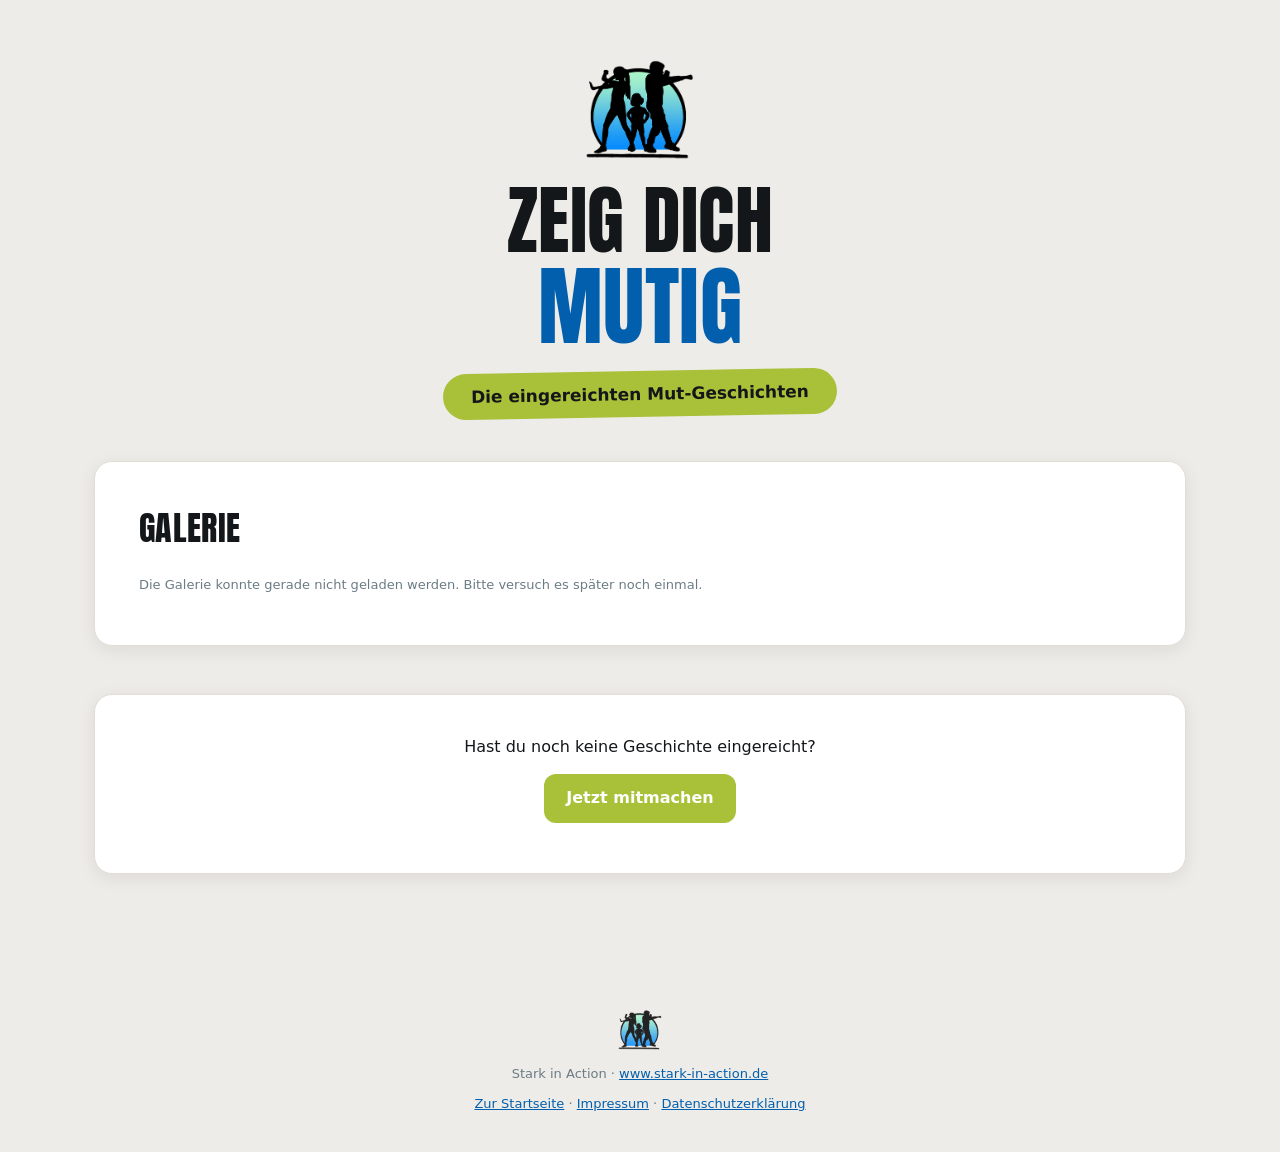
<file: galerie.html>
<!DOCTYPE html>
<html lang="de">
<head>
<meta charset="UTF-8">
<meta name="viewport" content="width=device-width, initial-scale=1.0">
<title>Galerie – Zeig dich Mutig</title>
<link rel="icon" href="favicon.ico" sizes="any">
<link rel="stylesheet" href="style.css">
</head>
<body>

<header class="hero">
  <img src="logo.png" alt="Stark in Action Logo" class="hero-logo">
  <h1 class="hero-title"><span class="ink">Zeig dich</span> <span class="accent">Mutig</span></h1>
  <p class="hero-banner">Die eingereichten Mut-Geschichten</p>
</header>

<section id="spotlight" class="spotlight hidden">
  <div id="spotlight-track" class="spotlight-track"></div>
</section>

<main>

  <section class="card">
    <h2>Galerie</h2>
    <p id="gallery-intro" class="muted">Lädt …</p>
  </section>

  <section id="gallery-grid" class="gallery-grid"></section>

  <section class="card hidden" id="empty-state">
    <p class="muted">Noch keine freigegebenen Einsendungen – schau bald wieder vorbei!</p>
  </section>

  <section class="card" style="text-align:center;">
    <p>Hast du noch keine Geschichte eingereicht?</p>
    <a href="index.html#form-section" class="freebie-btn" style="display:inline-block;">Jetzt mitmachen</a>
  </section>

</main>

<footer>
  <img src="logo.png" alt="Stark in Action Logo" class="footer-logo">
  <p>Stark in Action · <a href="https://www.stark-in-action.de">www.stark-in-action.de</a></p>
  <p><a href="index.html">Zur Startseite</a> · <a href="impressum.html">Impressum</a> · <a href="datenschutz.html">Datenschutzerklärung</a></p>
</footer>

<script src="vendor/supabase-js-2.45.4.js"></script>
<script type="module" src="galerie.js"></script>
</body>
</html>
</file>
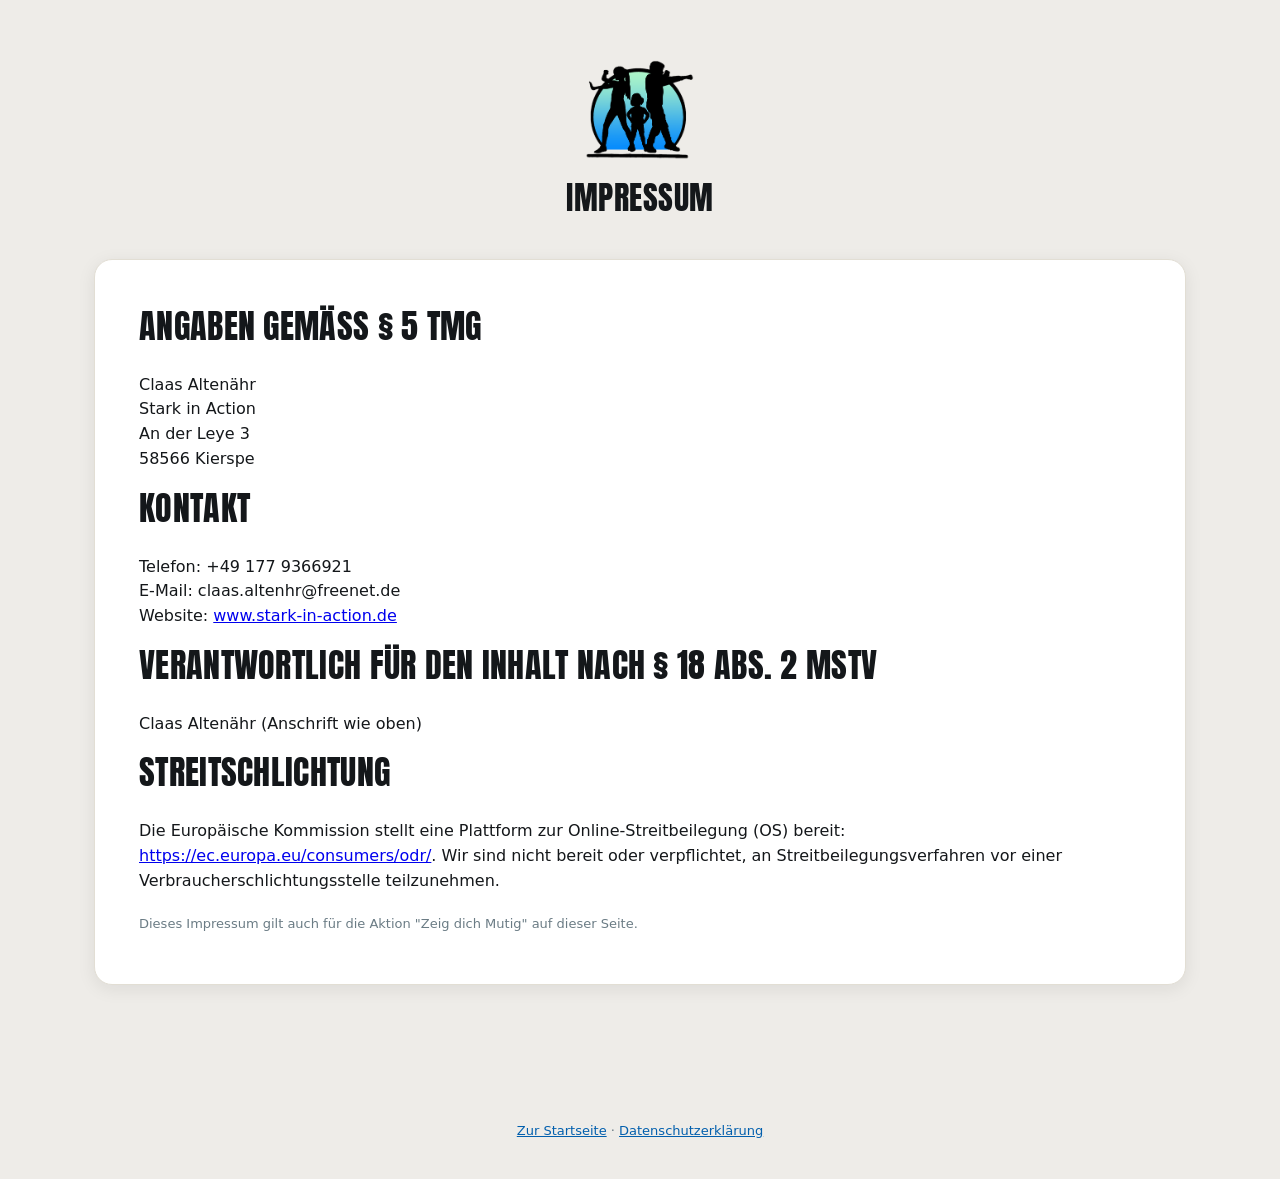
<file: impressum.html>
<!DOCTYPE html>
<html lang="de">
<head>
<meta charset="UTF-8">
<meta name="viewport" content="width=device-width, initial-scale=1.0">
<title>Impressum – Zeig dich Mutig</title>
<link rel="icon" href="favicon.ico" sizes="any">
<link rel="stylesheet" href="style.css">
</head>
<body>

<header class="hero legal-hero">
  <img src="logo.png" alt="Stark in Action Logo" class="hero-logo">
  <h1 class="hero-title">Impressum</h1>
</header>

<main>
  <section class="card">
    <h2>Angaben gemäß § 5 TMG</h2>
    <p>Claas Altenähr<br>
    Stark in Action<br>
    An der Leye 3<br>
    58566 Kierspe</p>

    <h2>Kontakt</h2>
    <p>Telefon: +49 177 9366921<br>
    E-Mail: claas.altenhr@freenet.de<br>
    Website: <a href="https://www.stark-in-action.de">www.stark-in-action.de</a></p>

    <h2>Verantwortlich für den Inhalt nach § 18 Abs. 2 MStV</h2>
    <p>Claas Altenähr (Anschrift wie oben)</p>

    <h2>Streitschlichtung</h2>
    <p>Die Europäische Kommission stellt eine Plattform zur Online-Streitbeilegung (OS) bereit: <a href="https://ec.europa.eu/consumers/odr/" target="_blank" rel="noopener">https://ec.europa.eu/consumers/odr/</a>. Wir sind nicht bereit oder verpflichtet, an Streitbeilegungsverfahren vor einer Verbraucherschlichtungsstelle teilzunehmen.</p>

    <p class="muted" style="margin-top:20px;">Dieses Impressum gilt auch für die Aktion "Zeig dich Mutig" auf dieser Seite.</p>
  </section>
</main>

<footer>
  <p><a href="index.html">Zur Startseite</a> · <a href="datenschutz.html">Datenschutzerklärung</a></p>
</footer>

</body>
</html>
</file>
<file: style.css>
/* Schrift "Anton" (SIL Open Font License, Vernon Adams) — selbst gehostet statt von
   Google-Servern geladen, damit beim Seitenaufruf keine IP-Adresse an Google geht. */
@font-face {
  font-family: 'Anton';
  font-style: normal;
  font-weight: 400;
  font-display: swap;
  src: url('fonts/anton-latin-ext.woff2') format('woff2');
  unicode-range: U+0100-02BA, U+02BD-02C5, U+02C7-02CC, U+02CE-02D7, U+02DD-02FF, U+0304, U+0308, U+0329, U+1D00-1DBF, U+1E00-1E9F, U+1EF2-1EFF, U+2020, U+20A0-20AB, U+20AD-20C4, U+2113, U+2C60-2C7F, U+A720-A7FF;
}
@font-face {
  font-family: 'Anton';
  font-style: normal;
  font-weight: 400;
  font-display: swap;
  src: url('fonts/anton-latin.woff2') format('woff2');
  unicode-range: U+0000-00FF, U+0131, U+0152-0153, U+02BB-02BC, U+02C6, U+02DA, U+02DC, U+0304, U+0308, U+0329, U+2000-206F, U+20AC, U+2122, U+2191, U+2193, U+2212, U+2215, U+FEFF, U+FFFD;
}

* { box-sizing: border-box; margin: 0; padding: 0; }

:root {
  --bg: #eeece8;
  --card: #ffffff;
  --card-border: #e2ded4;
  --navy: #025fad;
  --navy-dark: #01467f;
  --olive: #a9c139;
  --olive-dark: #86a02a;
  --ink: #14171a;
  --muted: #6b7c85;
  --radius: 18px;
  --shadow: 0 4px 18px rgba(20, 23, 26, 0.08);
  --font-display: 'Anton', 'Segoe UI', system-ui, sans-serif;
}

body {
  background-color: var(--bg);
  color: var(--ink);
  font-family: 'Segoe UI', system-ui, sans-serif;
  line-height: 1.55;
}

.ink { color: var(--ink); }
.accent { color: var(--navy); }

.hero {
  background: var(--bg);
  padding: 40px 20px 0;
  text-align: center;
}
.hero-logo { width: 84px; height: auto; margin-bottom: 14px; }
.legal-hero { padding-bottom: 30px; }
.legal-hero .hero-title { font-size: clamp(26px, 8vw, 32px) !important; padding: 0 10px; word-break: break-word; hyphens: auto; }
.hero-title {
  font-family: var(--font-display);
  font-weight: 400;
  text-transform: uppercase;
  font-size: 44px;
  line-height: 1.05;
  letter-spacing: 0.5px;
}
.hero-title .accent { display: block; font-size: 1.15em; }
.hero-banner {
  display: inline-block;
  background: var(--olive);
  color: var(--ink);
  font-weight: 700;
  font-size: 14px;
  padding: 8px 20px;
  border-radius: 999px;
  margin: 18px 0 0;
  transform: rotate(-1deg);
}

main { max-width: 640px; margin: 0 auto; padding: 24px 16px 60px; }

/* FEATURE-STREIFEN (3 Bullets wie Flyer-Vorderseite) */
.feature-strip { display: flex; flex-direction: column; gap: 18px; margin-bottom: 20px; }
.feature { display: flex; flex-direction: column; align-items: center; text-align: center; gap: 8px; }
.feature p { font-weight: 700; font-size: 14px; max-width: 220px; margin: 0; color: var(--ink); }

.badge {
  width: 52px; height: 52px; border-radius: 50%;
  display: flex; align-items: center; justify-content: center;
  flex-shrink: 0;
}
.badge svg { width: 26px; height: 26px; }
.badge-olive { background: var(--olive); color: #fff; }
.badge-blue { background: var(--navy); color: #fff; }

.card {
  background: var(--card);
  border: 1px solid var(--card-border);
  border-radius: var(--radius);
  box-shadow: var(--shadow);
  padding: 24px 20px;
  margin-bottom: 20px;
}

h2 { font-family: var(--font-display); font-weight: 400; text-transform: uppercase; letter-spacing: 0.3px; font-size: 24px; margin-bottom: 14px; color: var(--ink); }
p { margin-bottom: 10px; }
.muted { color: var(--muted); font-size: 13px; }
.lead { font-size: 16px; font-weight: 600; color: var(--navy); margin-bottom: 18px; }

/* WARUM-SEKTION */
.why-grid { display: flex; flex-direction: column; gap: 16px; }
.why-item { background: #f8f7f3; border: 1px solid var(--card-border); border-radius: 14px; padding: 16px 18px; }
.why-item h3 { font-size: 16px; margin-bottom: 6px; color: var(--ink); }
.why-item p { font-size: 14px; color: var(--muted); margin-bottom: 0; }

/* BEISPIEL */
.example-card { display: flex; flex-direction: column; gap: 14px; margin-top: 12px; }
.example-photo img { width: 100%; max-height: 320px; object-fit: cover; border-radius: 14px; display: block; }
.example-name { font-weight: 700; color: var(--navy); font-size: 15px; }
.example-text p { font-size: 14px; }

.card.featured {
  border: 2px solid transparent;
  background:
    linear-gradient(var(--card), var(--card)) padding-box,
    linear-gradient(135deg, var(--olive), var(--navy)) border-box;
  box-shadow: 0 8px 28px rgba(2, 60, 90, 0.12);
}

/* ICON-LISTE (Flyer-Rückseite) */
.icon-list { display: flex; flex-direction: column; gap: 18px; margin: 16px 0 8px; }
.icon-list-item { display: flex; gap: 14px; align-items: flex-start; }
.icon-list-item .badge { width: 44px; height: 44px; }
.icon-list-item .badge svg { width: 22px; height: 22px; }
.icon-list-item h3 { font-size: 16px; margin-bottom: 4px; }
.icon-list-item p { font-size: 14px; color: var(--muted); margin-bottom: 0; }
.term-list { list-style: none; font-size: 14px; color: var(--muted); display: flex; flex-direction: column; gap: 3px; }
.term-list strong { color: var(--ink); }

/* BUCH-VORSCHAU */
.book-mockup { margin-top: 18px; border-radius: 14px; overflow: hidden; border: 1px solid var(--card-border); }
.book-mockup img { width: 100%; display: block; }
.book-caption { text-align: center; padding: 10px 12px 4px; margin-bottom: 0; }

/* CTA-BANNER */
.cta-banner { text-align: center; padding: 12px 0 28px; }
.cta-line { font-family: var(--font-display); font-weight: 400; text-transform: uppercase; font-size: 22px; letter-spacing: 0.3px; margin-bottom: 6px; }
.cta-script { font-family: 'Segoe Script', cursive; font-style: italic; color: var(--navy); font-size: 17px; margin: 0; }

form { display: flex; flex-direction: column; gap: 14px; margin-top: 8px; }

label { font-weight: 600; font-size: 14px; margin-bottom: -8px; }

input[type="text"], input[type="email"], input[type="number"], select, textarea {
  width: 100%;
  padding: 12px 14px;
  border: 1.5px solid var(--card-border);
  border-radius: 12px;
  font-size: 15px;
  font-family: inherit;
  background: #fdfcfa;
  color: var(--ink);
}
textarea { resize: vertical; }
input:focus, select:focus, textarea:focus {
  outline: none;
  border-color: var(--navy);
}

.char-counter { text-align: right; font-size: 12px; color: var(--muted); margin-top: -10px; }
.char-counter.limit-near { color: #c98a00; }
.char-counter.limit-reached { color: #d1332a; font-weight: 600; }

input[type="file"] { font-size: 14px; }

.photo-preview { margin-top: 4px; }
.photo-preview img { max-width: 100%; max-height: 260px; border-radius: 12px; display: block; }
.hidden { display: none !important; }
.photo-note { margin-top: -6px; }

.checkbox-label {
  display: flex;
  align-items: flex-start;
  gap: 10px;
  font-weight: 400;
  font-size: 14px;
  margin-bottom: 0;
}
.checkbox-label input[type="checkbox"] { width: 20px; height: 20px; flex-shrink: 0; margin-top: 2px; accent-color: var(--navy); }
.checkbox-label a { color: var(--navy); }

.consent-details { border: 1px solid var(--card-border); border-radius: 12px; padding: 12px 14px; font-size: 13px; }
.consent-details summary { cursor: pointer; font-weight: 600; color: var(--navy); }
.consent-details ul { margin: 10px 0 0 18px; }
.consent-details li { margin-bottom: 6px; }

.hp-field { position: absolute; left: -9999px; width: 1px; height: 1px; overflow: hidden; }

button#submit-btn {
  background: var(--navy);
  color: #fff;
  border: none;
  border-radius: 14px;
  padding: 14px;
  font-size: 16px;
  font-weight: 700;
  cursor: pointer;
  transition: background 0.15s;
}
button#submit-btn:hover { background: var(--navy-dark); }
button#submit-btn:disabled { background: var(--muted); cursor: not-allowed; }

.form-status { font-size: 14px; min-height: 20px; }
.form-status.error { color: #d1332a; }
.form-status.success { color: var(--olive-dark); font-weight: 600; }

.freebie-reveal {
  background: #f8fbee;
  border: 1.5px solid var(--olive);
  border-radius: 14px;
  padding: 18px 20px;
  text-align: center;
  margin-top: 6px;
}
.freebie-reveal p { margin-bottom: 8px; }
.freebie-btn {
  display: inline-block;
  background: var(--olive);
  color: #fff;
  font-weight: 700;
  text-decoration: none;
  padding: 12px 22px;
  border-radius: 12px;
  margin: 4px 0 10px;
}
.freebie-btn:hover { background: var(--olive-dark); }

.next-steps {
  background: #f3f7fb;
  border: 1.5px solid var(--navy);
  border-radius: 14px;
  padding: 18px 20px;
  margin-top: 6px;
}
.next-steps p { margin-bottom: 8px; }
.next-steps ul { margin: 0 0 14px 18px; font-size: 14px; }
.next-steps li { margin-bottom: 4px; }
.share-btn {
  background: var(--navy);
  color: #fff;
  border: none;
  border-radius: 12px;
  padding: 12px 22px;
  font-weight: 700;
  font-size: 15px;
  cursor: pointer;
}
.share-btn:hover { background: var(--navy-dark); }

ol { margin-left: 20px; }
ol li { margin-bottom: 8px; }

/* GALERIE */
.gallery-grid {
  display: grid;
  grid-template-columns: 1fr;
  gap: 18px;
  margin-bottom: 20px;
}
.gallery-card {
  background: var(--card);
  border: 1px solid var(--card-border);
  border-radius: var(--radius);
  box-shadow: var(--shadow);
  overflow: hidden;
  display: flex;
  flex-direction: column;
}
.gallery-photo { width: 100%; height: 220px; object-fit: cover; display: block; background: var(--bg); }
.gallery-body { padding: 16px 18px 18px; display: flex; flex-direction: column; flex: 1; }
.gallery-name { font-weight: 700; color: var(--navy); font-size: 15px; margin-bottom: 6px; }
.gallery-story { font-size: 14px; margin-bottom: 8px; }
.gallery-more {
  background: none; border: none; color: var(--navy); font-weight: 600;
  font-size: 13px; padding: 0; cursor: pointer; text-align: left; margin-bottom: 8px;
}
.gallery-vote { margin-top: auto; padding-top: 8px; }
.vote-btn {
  width: 100%;
  background: var(--olive);
  color: #fff;
  border: none;
  border-radius: 12px;
  padding: 10px;
  font-weight: 700;
  font-size: 14px;
  cursor: pointer;
}
.vote-btn:hover { background: var(--olive-dark); }
.vote-btn:disabled { background: var(--muted); cursor: not-allowed; }
.vote-done { color: var(--olive-dark); font-weight: 600; font-size: 14px; }
.vote-soon { color: var(--muted); font-size: 13px; font-style: italic; }

@media (min-width: 640px) {
  .gallery-grid { grid-template-columns: 1fr 1fr; }
}
@media (min-width: 900px) {
  .gallery-grid { grid-template-columns: 1fr 1fr 1fr; gap: 24px; }
}

/* SPOTLIGHT-KARUSSELL */
.spotlight {
  background: var(--card);
  border-bottom: 1px solid var(--card-border);
  padding: 22px 0 28px;
}
.spotlight-track {
  display: flex;
  align-items: center;
  justify-content: center;
  max-width: 1500px;
  margin: 0 auto;
  padding: 0 8px;
  touch-action: pan-y;
  user-select: none;
}
.spot-peek {
  flex: 0 0 auto;
  width: 34px;
  height: 130px;
  overflow: hidden;
  border-radius: 10px;
  border: none;
  padding: 0;
  cursor: pointer;
  opacity: 0.45;
  background: none;
  transition: opacity 0.15s;
}
.spot-peek img { width: 100%; height: 100%; object-fit: cover; display: block; }
.spot-peek:hover { opacity: 0.75; }

.spot-main { display: flex; flex-direction: column; gap: 14px; flex: 1 1 auto; max-width: 600px; margin: 0 10px; min-width: 0; }
.spot-photo-wrap {
  display: flex; align-items: center; justify-content: center;
  background: var(--bg); border-radius: 14px; overflow: hidden; max-height: 520px;
}
.spot-photo { max-width: 100%; max-height: 520px; display: block; object-fit: contain; }
.spot-story { font-size: 14px; max-height: 110px; overflow-y: auto; white-space: pre-wrap; margin-bottom: 10px; padding-right: 4px; }
.spot-vote { margin-top: 4px; }

@media (min-width: 700px) {
  .spot-peek { width: 90px; height: 220px; }
  .spot-photo-wrap { max-height: 740px; }
  .spot-photo { max-height: 740px; }
  .spot-main { flex-direction: row; align-items: center; max-width: 1300px; gap: 28px; }
  .spot-photo-wrap { flex: 1 1 55%; }
  .spot-text { flex: 1 1 45%; min-width: 0; }
  .spot-story { max-height: 260px; font-size: 15px; }
}

footer { text-align: center; padding: 28px 24px; color: var(--muted); font-size: 13px; }
.footer-logo { width: 44px; height: auto; margin-bottom: 8px; opacity: 0.85; }
footer a { color: var(--navy); }

@media (min-width: 560px) {
  .example-card { flex-direction: row; align-items: stretch; }
  .example-photo { flex: 0 0 42%; }
  .example-photo img { height: 100%; }
  .example-text { flex: 1; }

  .feature-strip { flex-direction: row; }
  .feature { flex: 1; }
}

@media (max-width: 480px) {
  .hero-title { font-size: 36px; }
}

/* ============ DESKTOP: breiteres, gefälligeres Layout ab 900px ============ */
@media (min-width: 900px) {
  .hero { padding: 60px 20px 0; }
  .hero-logo { width: 110px; }
  .hero-title { font-size: clamp(48px, 6vw, 76px); }
  .hero-banner { font-size: 17px; padding: 10px 28px; }

  main { max-width: 1140px; padding: 44px 24px 80px; }

  .card { padding: 40px 44px; margin-bottom: 28px; }
  h2 { font-size: 34px; margin-bottom: 20px; }
  .lead { font-size: 19px; }
  .why .lead, .example > p.muted, .intro > p { font-size: 17px; }

  .why-grid { flex-direction: row; gap: 22px; }
  .why-item { flex: 1; padding: 22px 24px; }
  .why-item h3 { font-size: 18px; }
  .why-item p { font-size: 15px; }

  .example-card { gap: 28px; }
  .example-photo { flex: 0 0 46%; }
  .example-photo img { max-height: 420px; border-radius: 16px; }
  .example-name { font-size: 18px; }
  .example-text p { font-size: 16px; }

  .icon-list-item .badge { width: 56px; height: 56px; }
  .icon-list-item .badge svg { width: 28px; height: 28px; }
  .icon-list-item h3 { font-size: 19px; }
  .icon-list-item p, .term-list { font-size: 15px; }

  .cta-line { font-size: 32px; }
  .cta-script { font-size: 20px; }

  .feature p { font-size: 16px; max-width: 260px; }
  .badge { width: 60px; height: 60px; }
  .badge svg { width: 30px; height: 30px; }

  #form-section form, #rules-section > *:not(h2) { max-width: 640px; }

  ol li { font-size: 16px; }
}
</file>
